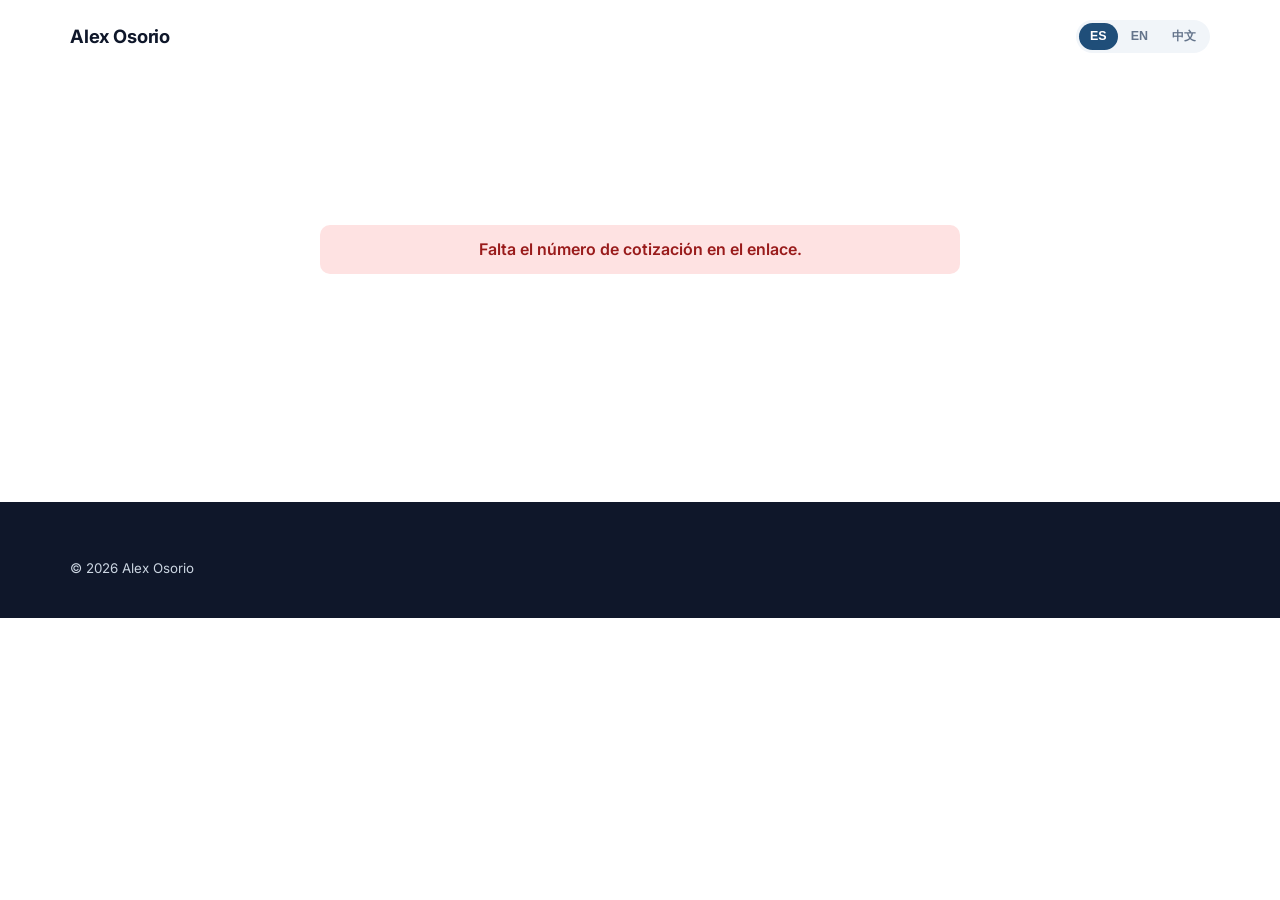
<file: cotizacion.html>
<!DOCTYPE html>
<html lang="es">
<head>
<meta charset="UTF-8">
<meta name="viewport" content="width=device-width, initial-scale=1.0">
<title>Tu cotización</title>
<link href="https://fonts.googleapis.com/css2?family=Inter:wght@400;500;600;700&display=swap" rel="stylesheet">
<link rel="stylesheet" href="css/estilo.css">
</head>
<body>
<header class="cabecera"><div class="contenedor"><a class="logo" href="index.html" id="logo-empresa">—</a>
  <div class="selector-idioma" id="selector-idioma" role="group" aria-label="Idioma / Language / 语言">
    <button type="button" data-idioma="es">ES</button><button type="button" data-idioma="en">EN</button><button type="button" data-idioma="zh">中文</button>
  </div>
</div></header>
<main>
  <section>
    <div class="contenedor" style="max-width:720px">
      <div id="cotizacion" class="cargando"></div>
    </div>
  </section>
</main>
<footer class="pie"><div class="contenedor"><small id="pie-empresa"></small></div></footer>

<script src="js/i18n.js"></script>
<script src="js/config.js"></script>
<script>
(async function () {
  document.getElementById('cotizacion').textContent = I18n.t('cargando_cotizacion');
  document.getElementById('selector-idioma').addEventListener('click', function (ev) {
    var btn = ev.target.closest('[data-idioma]'); if (!btn) { return; }
    I18n.setIdioma(btn.getAttribute('data-idioma')); pintarSelector_(); cargar().catch(manejarError_);
  });
  function pintarSelector_() {
    document.querySelectorAll('#selector-idioma button').forEach(function (b) { b.classList.toggle('activo', b.getAttribute('data-idioma') === I18n.idioma()); });
  }
  pintarSelector_();

  await window.Sitio.iniciar();
  document.getElementById('logo-empresa').textContent = window.Sitio.estado.config.empresa_nombre || '';
  document.getElementById('pie-empresa').textContent = '© ' + new Date().getFullYear() + ' ' + (window.Sitio.estado.config.empresa_nombre || '');

  function esc(s) { var d = document.createElement('div'); d.textContent = s === undefined || s === null ? '' : String(s); return d.innerHTML; }
  var fmt = function (n) { return '$' + Math.round(Number(n)).toLocaleString('es-CL'); };

  var id = new URLSearchParams(location.search).get('id');
  var cont = document.getElementById('cotizacion');
  if (!id) { cont.innerHTML = '<p class="mensaje-estado error">' + I18n.t('falta_id_cotizacion') + '</p>'; return; }

  async function cargar() {
    var c = await window.Sitio.llamarApi('cotizacion.obtener', { id_cotizacion: id });
    var filas = c.items.map(function (l) {
      return '<tr><td>' + esc(l.nombre_item) + (l.plan_item ? ' — ' + esc(l.plan_item) : '') + '</td><td>' + l.cantidad + '</td><td>' + fmt(l.precio_unitario) + '</td></tr>';
    }).join('');
    var puedeResponder = c.estado === 'enviada';
    cont.innerHTML =
      '<div class="seccion-encabezado"><h2>' + esc(I18n.t('cotizacion_titulo', { id: c.id_cotizacion })) + '</h2>' +
      '<p>' + esc(I18n.t('cotizacion_para', { nombre: c.cliente_nombre, estado: c.estado })) + '</p></div>' +
      '<table class="comparativa"><thead><tr><th>' + I18n.t('col_item') + '</th><th>' + I18n.t('col_cantidad') + '</th><th>' + I18n.t('col_precio') + '</th></tr></thead><tbody>' + filas + '</tbody></table>' +
      '<p style="text-align:right; margin-top:16px">' + I18n.t('subtotal') + ': ' + fmt(c.subtotal) + '<br>' + I18n.t('descuento') + ': ' + fmt(c.descuento) +
      '<br>' + I18n.t('iva') + ': ' + fmt(c.impuesto) + '<br><strong style="font-size:1.3rem">' + I18n.t('total_pagar') + ': ' + fmt(c.total) + '</strong></p>' +
      '<p><a href="' + c.url_pdf + '" target="_blank">' + I18n.t('ver_pdf_cotizacion') + '</a></p>' +
      (puedeResponder
        ? '<div class="acciones" style="display:flex; gap:14px; margin-top:20px">' +
          '<button class="btn btn-primario" id="btn-aceptar">' + I18n.t('aceptar_cotizacion') + '</button>' +
          '<button class="btn btn-secundario" id="btn-rechazar">' + I18n.t('rechazar_cotizacion') + '</button></div>'
        : '') +
      '<p id="mensaje-respuesta"></p>';

    if (puedeResponder) {
      document.getElementById('btn-aceptar').addEventListener('click', function () { responder_(true); });
      document.getElementById('btn-rechazar').addEventListener('click', function () { responder_(false); });
    }
  }

  async function responder_(aceptar) {
    var msj = document.getElementById('mensaje-respuesta');
    msj.textContent = I18n.t('enviando_respuesta');
    try {
      await window.Sitio.llamarApi('cotizacion.responder', { id_cotizacion: id, aceptar: aceptar });
      if (aceptar) {
        msj.innerHTML = '<span class="mensaje-estado ok">' + I18n.t('contrato_generando') + '</span>' + await formasDePago_();
      } else {
        msj.innerHTML = '<span class="mensaje-estado">' + I18n.t('cotizacion_rechazada') + '</span>';
      }
      cargar();
    } catch (e) { msj.innerHTML = '<span class="mensaje-estado error">' + e.message + '</span>'; }
  }

  async function formasDePago_() {
    try {
      var m = await window.Sitio.llamarApi('pagos.datos', {});
      var t = m.detalle.transferencia;
      var bloques = [];
      if (t && t.numero) {
        bloques.push('<strong>Transferencia:</strong> ' + esc(t.banco) + ', ' + esc(t.tipo_cuenta) + ' ' + esc(t.numero) + ', RUT ' + esc(t.rut) + ' (' + esc(t.titular) + '). Envía tu comprobante a ' + esc(t.email) + '.');
      }
      if (m.detalle.paypal) { bloques.push('<strong>PayPal:</strong> <a href="https://' + esc(m.detalle.paypal.replace(/^https?:\/\//, '')) + '" target="_blank">' + esc(m.detalle.paypal) + '</a>'); }
      if (m.detalle.mercado_pago) { bloques.push('<strong>Mercado Pago:</strong> te enviaremos el link de pago por correo.'); }
      if (m.detalle.whatsapp) { bloques.push('<strong>WhatsApp:</strong> <a href="https://wa.me/' + esc(m.detalle.whatsapp) + '" target="_blank">coordinar pago</a>'); }
      return bloques.length ? '<div class="campo" style="margin-top:16px"><label>' + I18n.t('como_pagar') + '</label><p>' + bloques.join('<br>') + '</p></div>' : '';
    } catch (e) { return ''; }
  }

  function manejarError_(e) { cont.innerHTML = '<p class="mensaje-estado error">' + I18n.t('no_se_pudo_cargar_cotizacion', { error: e.message }) + '</p>'; }
  try { await cargar(); } catch (e) { manejarError_(e); }
})();
</script>
</body>
</html>
</file>
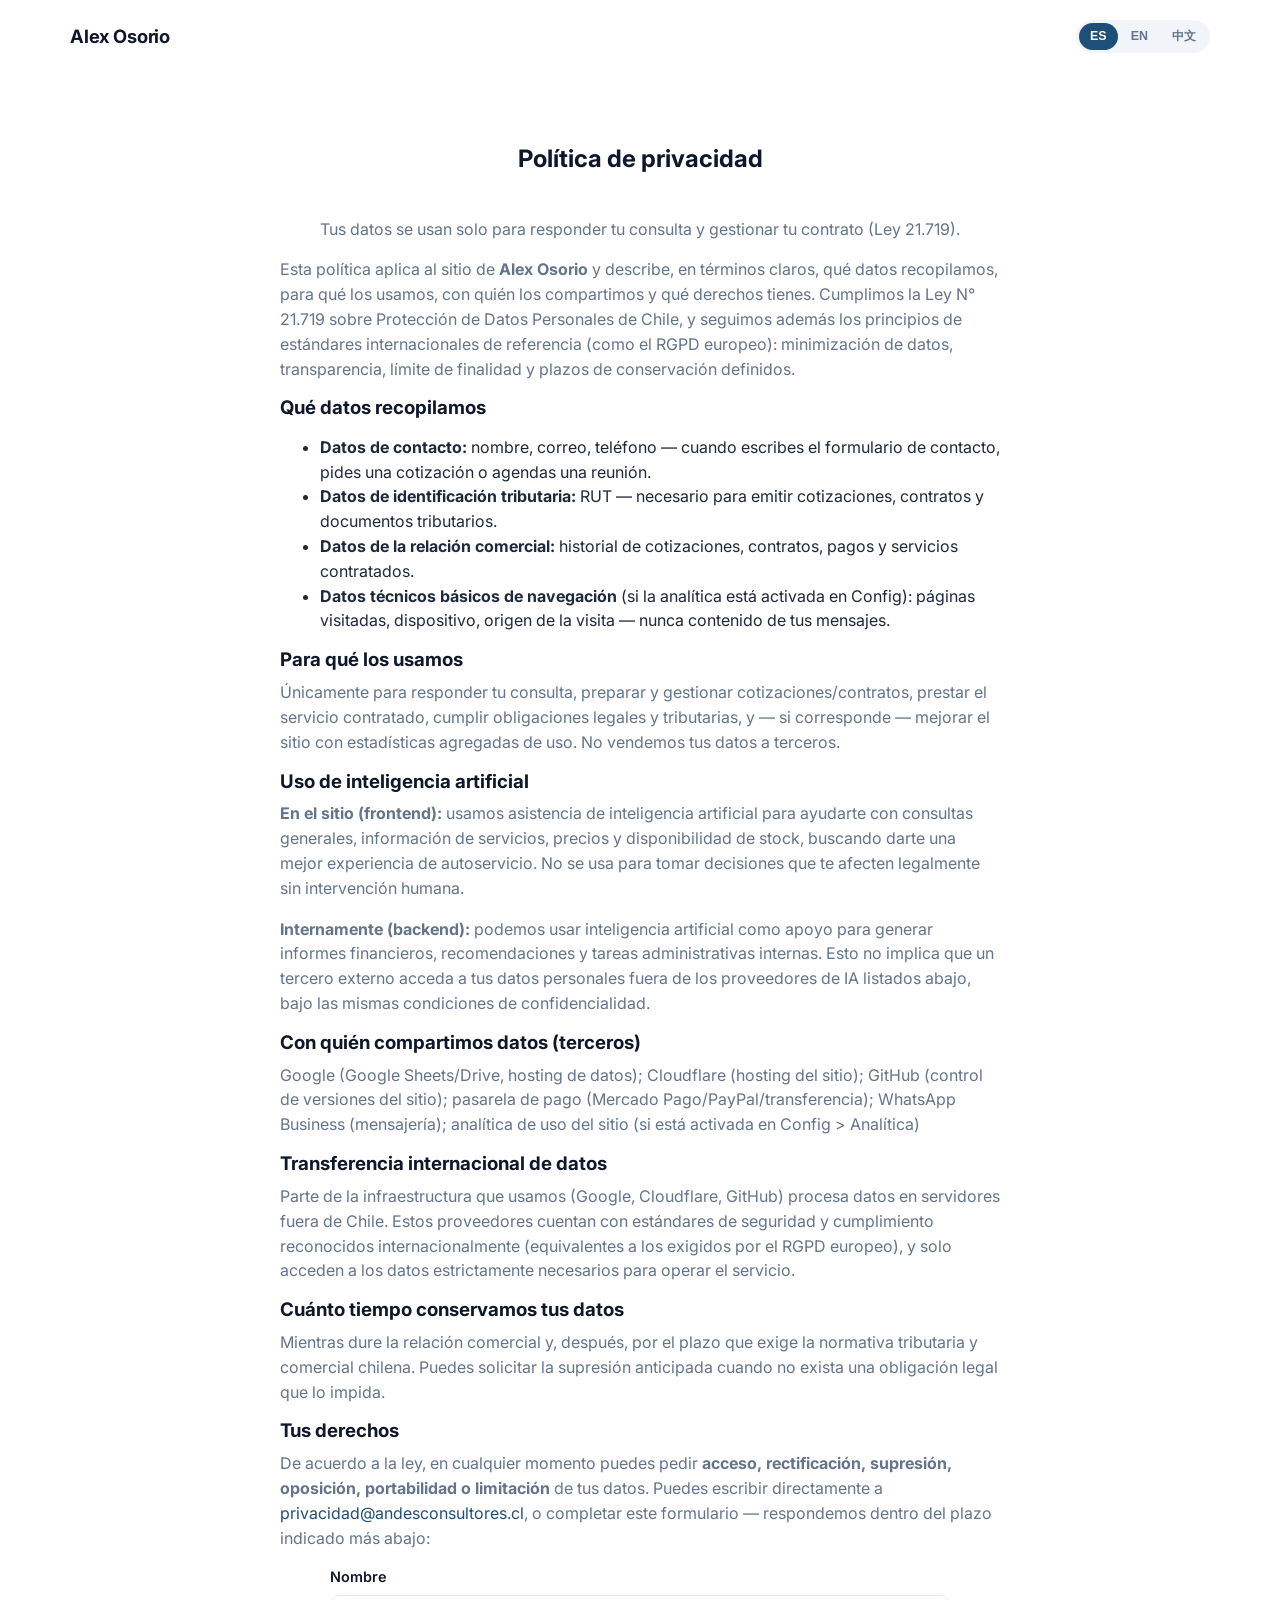
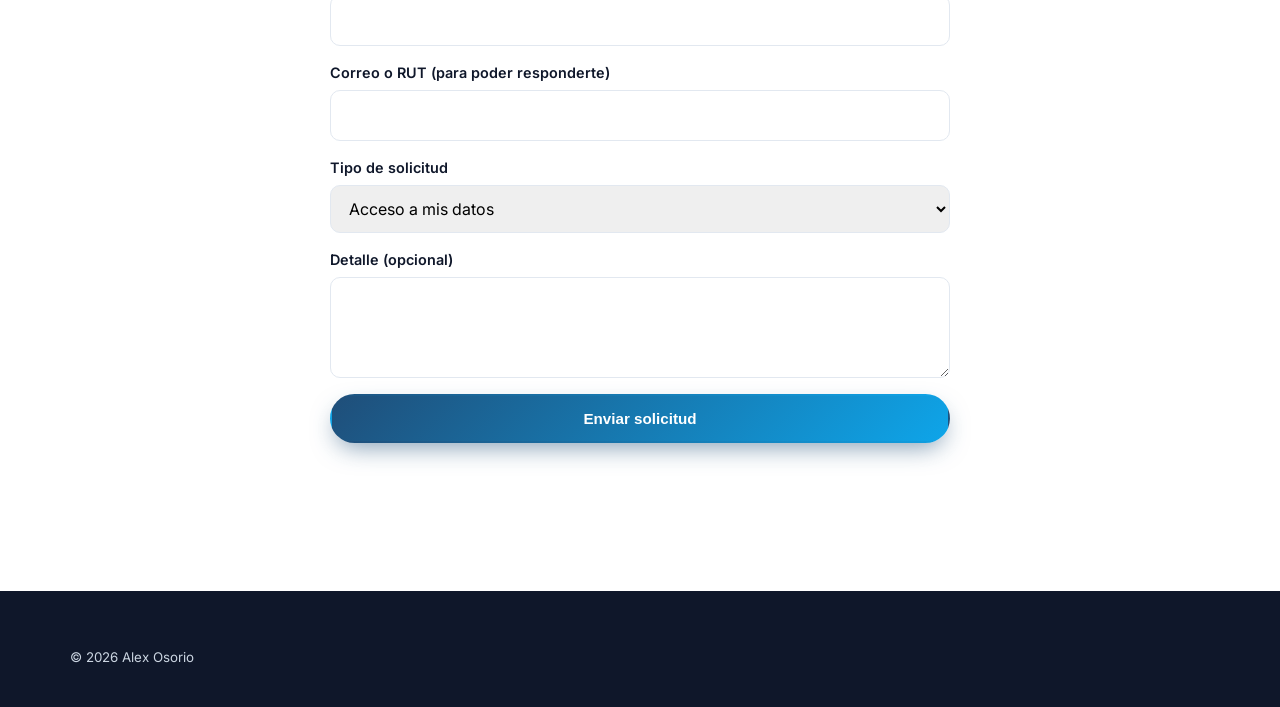
<file: privacidad.html>
<!DOCTYPE html>
<html lang="es">
<head>
<meta charset="UTF-8">
<meta name="viewport" content="width=device-width, initial-scale=1.0">
<title>Política de privacidad</title>
<link href="https://fonts.googleapis.com/css2?family=Inter:wght@400;500;600;700&display=swap" rel="stylesheet">
<link rel="stylesheet" href="css/estilo.css">
</head>
<body>
<header class="cabecera"><div class="contenedor"><a class="logo" href="index.html" id="logo-empresa">—</a>
  <div class="selector-idioma" id="selector-idioma" role="group" aria-label="Idioma / Language / 语言">
    <button type="button" data-idioma="es">ES</button><button type="button" data-idioma="en">EN</button><button type="button" data-idioma="zh">中文</button>
  </div>
</div></header>
<main>
  <section>
    <div class="contenedor" style="max-width:760px">
      <div class="seccion-encabezado"><h2 id="titulo-politica"></h2></div>
      <p id="aviso-corto" style="text-align:center; color:var(--color-texto-suave)"></p>

      <div id="cuerpo-politica"></div>

      <form class="formulario" id="form-arco">
        <div class="campo"><label id="lbl-nombre">Nombre</label><input name="nombre" type="text"></div>
        <div class="campo"><label id="lbl-contacto">Correo o RUT (para poder responderte)</label><input required name="contacto" type="text"></div>
        <div class="campo"><label id="lbl-tipo">Tipo de solicitud</label>
          <select name="tipo" required id="select-tipo">
            <option value="acceso">Acceso a mis datos</option>
            <option value="rectificacion">Rectificación de datos inexactos</option>
            <option value="supresion">Supresión de mis datos</option>
            <option value="oposicion">Oposición a un tratamiento</option>
            <option value="portabilidad">Portabilidad a otro responsable</option>
            <option value="limitacion">Limitación del tratamiento</option>
          </select>
        </div>
        <div class="campo"><label id="lbl-detalle">Detalle (opcional)</label><textarea name="detalle" rows="3"></textarea></div>
        <button class="btn btn-primario" type="submit" id="btn-enviar-arco">Enviar solicitud</button>
        <div id="estado-arco"></div>
      </form>
    </div>
  </section>
</main>
<footer class="pie"><div class="contenedor"><small id="pie-empresa"></small></div></footer>

<script src="js/i18n.js"></script>
<script src="js/config.js"></script>
<script>
(async function () {
  function esc(s) { var d = document.createElement('div'); d.textContent = s === undefined || s === null ? '' : String(s); return d.innerHTML; }

  // ---- Textos legales completos por idioma. Los valores entre {} se completan con datos
  // reales de Config (nombre de la empresa, correo del encargado, terceros configurados) — así
  // el texto siempre refleja lo que hay cargado en la hoja, sin quedar desactualizado. ----
  var TEXTOS = {
    es: {
      titulo: 'Política de privacidad', enviando: 'Enviando…', enviar: 'Enviar solicitud',
      lblNombre: 'Nombre', lblContacto: 'Correo o RUT (para poder responderte)', lblTipo: 'Tipo de solicitud', lblDetalle: 'Detalle (opcional)',
      tipos: { acceso: 'Acceso a mis datos', rectificacion: 'Rectificación de datos inexactos', supresion: 'Supresión de mis datos', oposicion: 'Oposición a un tratamiento', portabilidad: 'Portabilidad a otro responsable', limitacion: 'Limitación del tratamiento' },
      ok: function (id, fecha) { return 'Solicitud ' + id + ' recibida. Te responderemos antes del ' + fecha + '.'; },
      cuerpo: function (v) {
        return (
          '<p>Esta política aplica al sitio de <strong>' + v.empresa + '</strong> y describe, en términos claros, qué datos recopilamos, para qué los usamos, ' +
          'con quién los compartimos y qué derechos tienes. Cumplimos la Ley N° 21.719 sobre Protección de Datos Personales de Chile, y seguimos además ' +
          'los principios de estándares internacionales de referencia (como el RGPD europeo): minimización de datos, transparencia, límite de finalidad y plazos de conservación definidos.</p>' +
          '<h3>Qué datos recopilamos</h3><ul>' +
          '<li><strong>Datos de contacto:</strong> nombre, correo, teléfono — cuando escribes el formulario de contacto, pides una cotización o agendas una reunión.</li>' +
          '<li><strong>Datos de identificación tributaria:</strong> RUT — necesario para emitir cotizaciones, contratos y documentos tributarios.</li>' +
          '<li><strong>Datos de la relación comercial:</strong> historial de cotizaciones, contratos, pagos y servicios contratados.</li>' +
          '<li><strong>Datos técnicos básicos de navegación</strong> (si la analítica está activada en Config): páginas visitadas, dispositivo, origen de la visita — nunca contenido de tus mensajes.</li>' +
          '</ul>' +
          '<h3>Para qué los usamos</h3><p>Únicamente para responder tu consulta, preparar y gestionar cotizaciones/contratos, prestar el servicio contratado, cumplir obligaciones legales y tributarias, y — si corresponde — mejorar el sitio con estadísticas agregadas de uso. No vendemos tus datos a terceros.</p>' +
          '<h3>Uso de inteligencia artificial</h3>' +
          (v.iaFrontend ? '<p><strong>En el sitio (frontend):</strong> usamos asistencia de inteligencia artificial para ayudarte con consultas generales, información de servicios, precios y disponibilidad de stock, buscando darte una mejor experiencia de autoservicio. No se usa para tomar decisiones que te afecten legalmente sin intervención humana.</p>' : '') +
          (v.iaBackend ? '<p><strong>Internamente (backend):</strong> podemos usar inteligencia artificial como apoyo para generar informes financieros, recomendaciones y tareas administrativas internas. Esto no implica que un tercero externo acceda a tus datos personales fuera de los proveedores de IA listados abajo, bajo las mismas condiciones de confidencialidad.</p>' : '') +
          '<h3>Con quién compartimos datos (terceros)</h3><p>' + esc(v.terceros) + '</p>' +
          '<h3>Transferencia internacional de datos</h3><p>Parte de la infraestructura que usamos (Google, Cloudflare, GitHub) procesa datos en servidores fuera de Chile. Estos proveedores cuentan con estándares de seguridad y cumplimiento reconocidos internacionalmente (equivalentes a los exigidos por el RGPD europeo), y solo acceden a los datos estrictamente necesarios para operar el servicio.</p>' +
          '<h3>Cuánto tiempo conservamos tus datos</h3><p>Mientras dure la relación comercial y, después, por el plazo que exige la normativa tributaria y comercial chilena. Puedes solicitar la supresión anticipada cuando no exista una obligación legal que lo impida.</p>' +
          '<h3>Tus derechos</h3><p>De acuerdo a la ley, en cualquier momento puedes pedir <strong>acceso, rectificación, supresión, oposición, portabilidad o limitación</strong> de tus datos. Puedes escribir directamente a <a href="mailto:' + esc(v.email) + '">' + esc(v.email) + '</a>, o completar este formulario — respondemos dentro del plazo indicado más abajo:</p>'
        );
      }
    },
    en: {
      titulo: 'Privacy policy', enviando: 'Sending…', enviar: 'Send request',
      lblNombre: 'Name', lblContacto: 'Email or tax ID (so we can reply)', lblTipo: 'Request type', lblDetalle: 'Details (optional)',
      tipos: { acceso: 'Access my data', rectificacion: 'Correct inaccurate data', supresion: 'Delete my data', oposicion: 'Object to processing', portabilidad: 'Port data to another controller', limitacion: 'Restrict processing' },
      ok: function (id, fecha) { return 'Request ' + id + ' received. We will respond by ' + fecha + '.'; },
      cuerpo: function (v) {
        return (
          '<p>This policy applies to the <strong>' + v.empresa + '</strong> website and explains, in plain terms, what data we collect, what we use it for, ' +
          'who we share it with, and what rights you have. We comply with Chilean Law No. 21.719 on Personal Data Protection, and we also follow the ' +
          'principles of internationally recognized standards (such as the EU GDPR): data minimization, transparency, purpose limitation, and defined retention periods.</p>' +
          '<h3>What data we collect</h3><ul>' +
          '<li><strong>Contact details:</strong> name, email, phone — when you use the contact form, request a quote, or book a meeting.</li>' +
          '<li><strong>Tax identification:</strong> tax ID — needed to issue quotes, contracts and tax documents.</li>' +
          '<li><strong>Business relationship data:</strong> history of quotes, contracts, payments and contracted services.</li>' +
          '<li><strong>Basic technical browsing data</strong> (if analytics is enabled in Config): pages visited, device, referral source — never the content of your messages.</li>' +
          '</ul>' +
          '<h3>What we use it for</h3><p>Only to answer your inquiry, prepare and manage quotes/contracts, deliver the contracted service, meet legal and tax obligations, and — where applicable — improve the site using aggregated usage statistics. We do not sell your data to third parties.</p>' +
          '<h3>Use of artificial intelligence</h3>' +
          (v.iaFrontend ? '<p><strong>On the site (frontend):</strong> we use AI assistance to help with general inquiries, service information, pricing and stock availability, aiming for a better self-service experience. It is not used to make legally significant decisions about you without human involvement.</p>' : '') +
          (v.iaBackend ? '<p><strong>Internally (backend):</strong> we may use AI to help generate financial reports, recommendations, and internal administrative tasks. This does not mean an outside party accesses your personal data beyond the AI providers listed below, under the same confidentiality terms.</p>' : '') +
          '<h3>Who we share data with (third parties)</h3><p>' + esc(v.terceros) + '</p>' +
          '<h3>International data transfers</h3><p>Part of the infrastructure we use (Google, Cloudflare, GitHub) processes data on servers outside Chile. These providers maintain internationally recognized security and compliance standards (equivalent to those required under the EU GDPR), and only access the data strictly necessary to operate the service.</p>' +
          '<h3>How long we keep your data</h3><p>For as long as the business relationship lasts, and afterward for the period required by Chilean tax and commercial regulations. You may request early deletion where no legal obligation prevents it.</p>' +
          '<h3>Your rights</h3><p>Under the law, you may at any time request <strong>access, correction, deletion, objection, portability, or restriction</strong> of your data. You can write directly to <a href="mailto:' + esc(v.email) + '">' + esc(v.email) + '</a>, or fill out this form — we respond within the deadline shown below:</p>'
        );
      }
    },
    zh: {
      titulo: '隐私政策', enviando: '正在发送…', enviar: '提交申请',
      lblNombre: '姓名', lblContacto: '邮箱或税号（以便我们回复您）', lblTipo: '申请类型', lblDetalle: '详情（可选）',
      tipos: { acceso: '访问我的数据', rectificacion: '更正不准确的数据', supresion: '删除我的数据', oposicion: '反对处理', portabilidad: '将数据转移至其他责任方', limitacion: '限制处理' },
      ok: function (id, fecha) { return '申请 ' + id + ' 已收到，我们将在 ' + fecha + ' 前回复您。'; },
      cuerpo: function (v) {
        return (
          '<p>本政策适用于 <strong>' + v.empresa + '</strong> 网站，明确说明我们收集哪些数据、用途、共享对象以及您享有的权利。我们遵守智利第21.719号《个人数据保护法》，' +
          '并遵循国际公认标准（如欧盟GDPR）的原则：数据最小化、透明度、目的限制以及明确的保留期限。</p>' +
          '<h3>我们收集哪些数据</h3><ul>' +
          '<li><strong>联系信息：</strong>姓名、邮箱、电话——当您使用联系表单、申请报价或预约会议时。</li>' +
          '<li><strong>税务识别信息：</strong>税号——用于开具报价单、合同和税务文件。</li>' +
          '<li><strong>业务往来数据：</strong>报价单、合同、付款及已签约服务的历史记录。</li>' +
          '<li><strong>基础浏览技术数据</strong>（如Config中启用了统计分析）：访问页面、设备信息、来源渠道——绝不包括您的留言内容。</li>' +
          '</ul>' +
          '<h3>用途</h3><p>仅用于回复您的咨询、准备和管理报价/合同、提供已签约服务、履行法律和税务义务，以及（如适用）通过汇总使用统计改进网站。我们不会将您的数据出售给第三方。</p>' +
          '<h3>人工智能的使用</h3>' +
          (v.iaFrontend ? '<p><strong>网站端（前端）：</strong>我们使用人工智能协助解答一般咨询、提供服务信息、价格及库存情况，以提升自助服务体验。人工智能不会在无人工介入的情况下对您作出具有法律意义的决定。</p>' : '') +
          (v.iaBackend ? '<p><strong>内部（后端）：</strong>我们可能使用人工智能协助生成财务报告、建议及内部行政事务。这并不意味着下方列出的AI服务提供商之外的第三方能访问您的个人数据，且均在同等保密条款下进行。</p>' : '') +
          '<h3>数据共享对象（第三方）</h3><p>' + esc(v.terceros) + '</p>' +
          '<h3>数据跨境传输</h3><p>我们使用的部分基础设施（Google、Cloudflare、GitHub）在智利境外的服务器上处理数据。这些服务商均具备国际公认的安全与合规标准（相当于欧盟GDPR的要求），且仅访问运营服务所必需的数据。</p>' +
          '<h3>数据保留期限</h3><p>在业务关系存续期间，以及此后按智利税务和商业法规要求的期限保留。在无法律义务限制的情况下，您可以申请提前删除。</p>' +
          '<h3>您的权利</h3><p>根据法律规定，您可以随时申请<strong>访问、更正、删除、反对处理、数据可携带或限制处理</strong>您的数据。您可以直接致信 <a href="mailto:' + esc(v.email) + '">' + esc(v.email) + '</a>，或填写以下表单——我们将在下方注明的期限内回复：</p>'
        );
      }
    }
  };

  await window.Sitio.iniciar();
  var c = window.Sitio.estado.config;
  document.getElementById('logo-empresa').textContent = c.empresa_nombre || '';
  document.getElementById('pie-empresa').textContent = '© ' + new Date().getFullYear() + ' ' + (c.empresa_nombre || '');

  var valores = {
    empresa: c.empresa_nombre || '', email: c.privacidad_encargado_email || c.empresa_correo || '',
    terceros: c.privacidad_terceros || '', iaFrontend: c.privacidad_usa_ia_frontend !== false && c.privacidad_usa_ia_frontend !== 'FALSE',
    iaBackend: c.privacidad_usa_ia_backend !== false && c.privacidad_usa_ia_backend !== 'FALSE'
  };

  function pintar_() {
    var t = TEXTOS[I18n.idioma()] || TEXTOS.es;
    document.documentElement.setAttribute('lang', I18n.idioma());
    document.getElementById('titulo-politica').textContent = t.titulo;
    document.getElementById('aviso-corto').textContent = c.privacidad_aviso_corto || '';
    document.getElementById('cuerpo-politica').innerHTML = t.cuerpo(valores);
    document.getElementById('lbl-nombre').textContent = t.lblNombre;
    document.getElementById('lbl-contacto').textContent = t.lblContacto;
    document.getElementById('lbl-tipo').textContent = t.lblTipo;
    document.getElementById('lbl-detalle').textContent = t.lblDetalle;
    document.getElementById('btn-enviar-arco').textContent = t.enviar;
    var select = document.getElementById('select-tipo');
    Array.prototype.forEach.call(select.options, function (opt) { opt.textContent = t.tipos[opt.value] || opt.value; });
    document.querySelectorAll('#selector-idioma button').forEach(function (b) { b.classList.toggle('activo', b.getAttribute('data-idioma') === I18n.idioma()); });
  }
  document.getElementById('selector-idioma').addEventListener('click', function (ev) {
    var btn = ev.target.closest('[data-idioma]'); if (!btn) { return; }
    I18n.setIdioma(btn.getAttribute('data-idioma')); pintar_();
  });
  pintar_();

  document.getElementById('form-arco').addEventListener('submit', async function (ev) {
    ev.preventDefault();
    var t = TEXTOS[I18n.idioma()] || TEXTOS.es;
    var fd = new FormData(ev.target);
    var contacto = fd.get('contacto').trim();
    var esRut = /^\d{7,8}-[\dkK]$/.test(contacto);
    var estadoDiv = document.getElementById('estado-arco');
    estadoDiv.innerHTML = '<p class="mensaje-estado">' + t.enviando + '</p>';
    try {
      var datos = await window.Sitio.llamarApi('privacidad.solicitar', {
        nombre: fd.get('nombre'), email: esRut ? '' : contacto, id_cliente: esRut ? contacto : '',
        tipo: fd.get('tipo'), detalle: fd.get('detalle')
      });
      estadoDiv.innerHTML = '<p class="mensaje-estado ok">' + esc(t.ok(datos.id_solicitud, new Date(datos.plazo).toLocaleDateString(I18n.idioma() === 'zh' ? 'zh-CN' : (I18n.idioma() === 'en' ? 'en-US' : 'es-CL')))) + '</p>';
      ev.target.reset();
    } catch (e) { estadoDiv.innerHTML = '<p class="mensaje-estado error">' + esc(e.message) + '</p>'; }
  });
})();
</script>
</body>
</html>
</file>
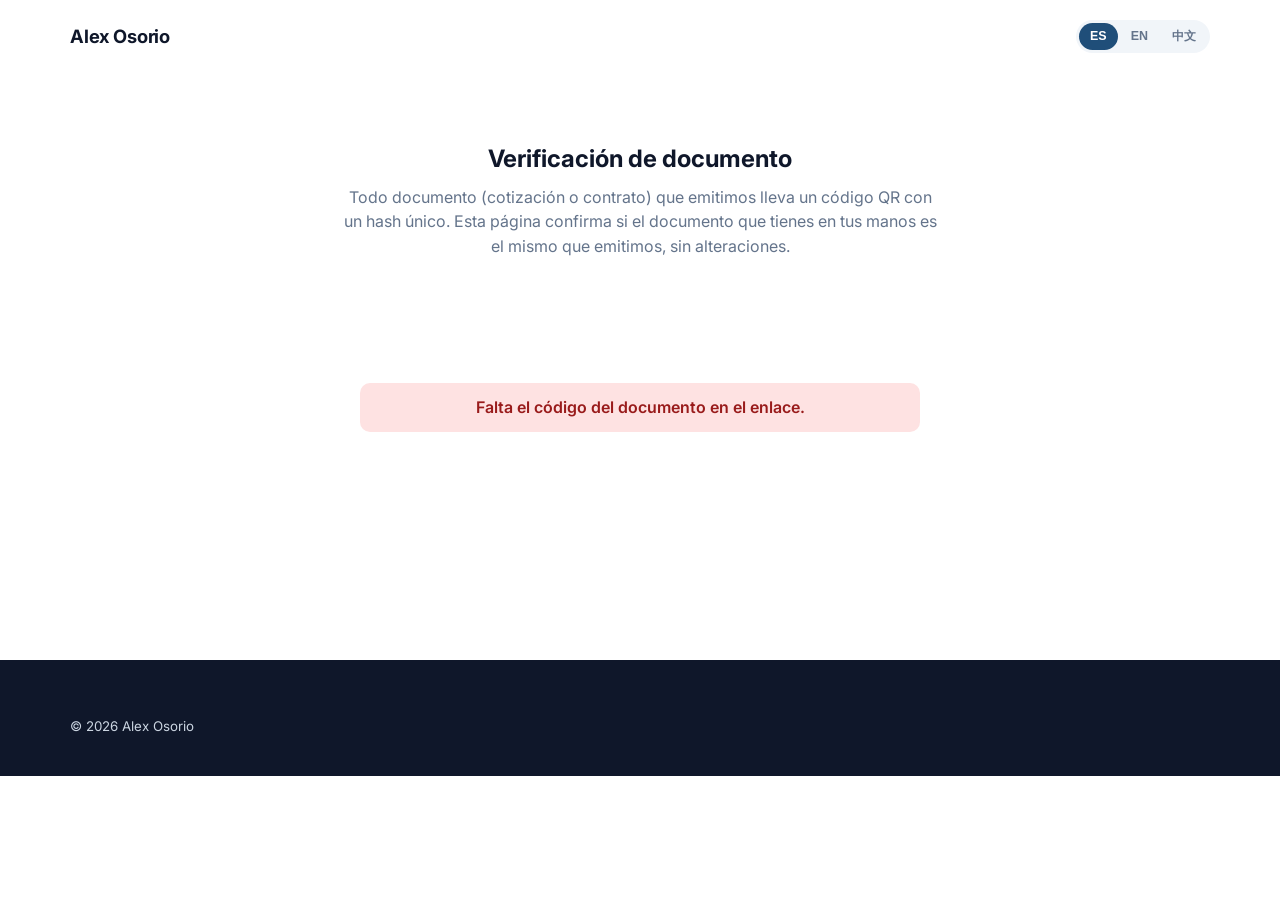
<file: verificacion.html>
<!DOCTYPE html>
<html lang="es">
<head>
<meta charset="UTF-8">
<meta name="viewport" content="width=device-width, initial-scale=1.0">
<title>Verificación de documento</title>
<link href="https://fonts.googleapis.com/css2?family=Inter:wght@400;500;600;700&display=swap" rel="stylesheet">
<link rel="stylesheet" href="css/estilo.css">
</head>
<body>
<header class="cabecera"><div class="contenedor"><a class="logo" href="index.html" id="logo-empresa">—</a>
  <div class="selector-idioma" id="selector-idioma" role="group" aria-label="Idioma / Language / 语言">
    <button type="button" data-idioma="es">ES</button><button type="button" data-idioma="en">EN</button><button type="button" data-idioma="zh">中文</button>
  </div>
</div></header>
<main>
  <section>
    <div class="contenedor" style="max-width:640px">
      <div class="seccion-encabezado"><h2 id="titulo-verificacion"></h2>
        <p id="intro-verificacion"></p>
      </div>
      <div id="resultado" class="cargando"></div>
    </div>
  </section>
</main>
<footer class="pie"><div class="contenedor"><small id="pie-empresa"></small></div></footer>

<script src="js/i18n.js"></script>
<script src="js/config.js"></script>
<script>
(async function () {
  function pintarTextosFijos_() {
    document.getElementById('titulo-verificacion').textContent = I18n.t('verificacion_titulo');
    document.getElementById('intro-verificacion').textContent = I18n.t('verificacion_intro');
    document.getElementById('resultado').textContent = I18n.t('verificando_documento');
    document.querySelectorAll('#selector-idioma button').forEach(function (b) { b.classList.toggle('activo', b.getAttribute('data-idioma') === I18n.idioma()); });
  }
  document.getElementById('selector-idioma').addEventListener('click', function (ev) {
    var btn = ev.target.closest('[data-idioma]'); if (!btn) { return; }
    I18n.setIdioma(btn.getAttribute('data-idioma')); pintarTextosFijos_(); verificar_();
  });
  pintarTextosFijos_();

  await window.Sitio.iniciar();
  document.getElementById('logo-empresa').textContent = window.Sitio.estado.config.empresa_nombre || '';
  document.getElementById('pie-empresa').textContent = '© ' + new Date().getFullYear() + ' ' + (window.Sitio.estado.config.empresa_nombre || '');

  var params = new URLSearchParams(location.search);
  var hash = params.get('hash');
  var resultado = document.getElementById('resultado');
  if (!hash) { resultado.innerHTML = '<p class="mensaje-estado error">' + I18n.t('falta_codigo_documento') + '</p>'; return; }

  async function verificar_() {
    try {
      var datos = await window.Sitio.llamarApi('firma.verificar', { hash: hash });
      if (datos.valido) {
        resultado.innerHTML =
          '<p class="mensaje-estado ok">' + I18n.t('documento_valido_sin_alterar') + '</p>' +
          '<p><strong>' + I18n.t('tipo_documento') + ':</strong> ' + datos.tipo_documento + '<br>' +
          '<strong>' + I18n.t('numero_documento') + ':</strong> ' + datos.id_documento + '<br>' +
          '<strong>' + I18n.t('fecha_documento') + ':</strong> ' + new Date(datos.fecha).toLocaleDateString('es-CL') + '</p>' +
          '<p style="color:var(--color-texto-suave); font-size:.85rem">' + I18n.t('nota_firma') + '</p>';
      } else {
        resultado.innerHTML = '<p class="mensaje-estado error">' + I18n.t('documento_invalido_revocado') + '</p>';
      }
    } catch (e) {
      resultado.innerHTML = '<p class="mensaje-estado error">' + I18n.t('no_se_pudo_verificar', { error: e.message }) + '</p>';
    }
  }
  await verificar_();
})();
</script>
</body>
</html>
</file>
<file: css/estilo.css>
/* ============================================================================
 * estilo.css — Sistema visual base, 100% dirigido por variables CSS.
 * config.js escribe --color-primario, --color-secundario, etc. leyéndolos de
 * data/config.json, así el administrador cambia la marca desde el Sheet sin
 * tocar este archivo.
 * ========================================================================== */

:root {
  --color-primario: #1d4ed8;
  --color-secundario: #0f172a;
  --color-acento: #f59e0b;
  --color-terciario: #0ea5e9;
  --color-fondo: #ffffff;
  --color-texto: #1e293b;
  --color-texto-suave: #64748b;
  --color-borde: #e2e8f0;
  --radio: 14px;
  --sombra: 0 8px 30px rgba(15, 23, 42, 0.08);
  --sombra-fuerte: 0 20px 50px rgba(15, 23, 42, 0.16);
  --degradado-marca: linear-gradient(135deg, var(--color-primario), var(--color-terciario));
  --transicion: .25s cubic-bezier(.4, 0, .2, 1);
  /* config.js sobreescribe estas dos con Config.tipografia_titulos/tipografia_texto */
  --fuente-titulos: 'Inter', system-ui, -apple-system, Segoe UI, Roboto, sans-serif;
  --fuente-texto: 'Inter', system-ui, -apple-system, Segoe UI, Roboto, sans-serif;
  --escala-texto: 1;
  --ancho-maximo: 1180px;
}

/* tema_default = "dark" fija el sitio en oscuro; "auto" (por defecto) sigue al sistema
 * del visitante vía prefers-color-scheme; config.js agrega data-theme cuando corresponde. */
:root[data-theme="dark"], :root[data-theme="auto"] {
  --color-fondo-oscuro: #0b1220; --color-texto-oscuro: #e2e8f0; --color-borde-oscuro: #1e293b;
}
/* --color-texto-cabecera es el color del logo/menú, SIEMPRE calculado junto con el fondo de
 * la cabecera (nunca por separado) — así el texto del header nunca queda oscuro sobre oscuro
 * ni claro sobre claro, sea cual sea el tema. */
:root { --color-texto-cabecera: var(--color-secundario); }
:root[data-theme="dark"] {
  --color-fondo: var(--color-fondo-oscuro); --color-texto: var(--color-texto-oscuro); --color-borde: var(--color-borde-oscuro);
  --color-texto-cabecera: #f1f5f9;
}
/* "auto" (por defecto) solo debe oscurecerse cuando el SISTEMA del visitante está en oscuro —
 * antes esta regla no estaba dentro de la media query y la cabecera quedaba oscura siempre,
 * incluso con el resto del sitio en claro (texto oscuro sobre fondo oscuro = ilegible). */
@media (prefers-color-scheme: dark) {
  :root[data-theme="auto"] {
    --color-fondo: var(--color-fondo-oscuro); --color-texto: var(--color-texto-oscuro); --color-borde: var(--color-borde-oscuro);
    --color-texto-cabecera: #f1f5f9;
  }
}

* { box-sizing: border-box; }
html { scroll-behavior: smooth; font-size: calc(16px * var(--escala-texto)); }
body {
  margin: 0; font-family: var(--fuente-texto); color: var(--color-texto); background: var(--color-fondo);
  line-height: 1.55; -webkit-font-smoothing: antialiased;
}
img { max-width: 100%; display: block; }
a { color: var(--color-primario); text-decoration: none; }
h1, h2, h3 { line-height: 1.15; margin: 0 0 .5em; color: var(--color-secundario); font-family: var(--fuente-titulos); }
.insignia { display: inline-block; background: var(--color-terciario); color: #fff; font-size: .75rem; font-weight: 700; padding: 3px 10px; border-radius: 999px; }
.mensaje-mantenimiento { min-height: 70vh; display: flex; align-items: center; justify-content: center; text-align: center; padding: 40px 20px; }
p { margin: 0 0 1em; color: var(--color-texto-suave); }
.contenedor { max-width: var(--ancho-maximo); margin: 0 auto; padding: 0 20px; }
.oculto { display: none !important; }

/* ---- Cabecera / menú ---- */
.cabecera {
  position: sticky; top: 0; z-index: 50; background: rgba(255,255,255,.86); backdrop-filter: blur(10px);
  border-bottom: 1px solid transparent; transition: box-shadow var(--transicion), border-color var(--transicion);
}
:root[data-theme="dark"] .cabecera { background: rgba(11,18,32,.78); }
@media (prefers-color-scheme: dark) { :root[data-theme="auto"] .cabecera { background: rgba(11,18,32,.78); } }
.cabecera.con-sombra { box-shadow: 0 6px 24px rgba(15,23,42,.08); border-bottom-color: var(--color-borde); }

/* ---- Página Herramientas (calculadoras) ---- */
.grid-calculadoras { display: grid; grid-template-columns: repeat(auto-fit, minmax(320px, 1fr)); gap: 24px; }
.calculadora { background: color-mix(in srgb, var(--color-primario) 4%, var(--color-fondo)); border: 1px solid var(--color-borde); border-radius: var(--radio); padding: 24px; }
.calculadora h3 { margin-bottom: 4px; }
.form-calculadora .fila-campos { display: flex; flex-direction: column; gap: 14px; margin: 16px 0; }
.form-calculadora label { display: flex; flex-direction: column; gap: 6px; font-size: .88rem; font-weight: 500; color: var(--color-texto); }
.form-calculadora input, .form-calculadora select {
  padding: 10px 12px; border-radius: 8px; border: 1px solid var(--color-borde); background: var(--color-fondo); color: var(--color-texto); font-size: .95rem;
}
.form-calculadora input:focus, .form-calculadora select:focus { outline: 2px solid var(--color-primario); outline-offset: 1px; }
.tabla-resultado-calculadora { width: 100%; border-collapse: collapse; margin-top: 18px; font-size: .9rem; }
.tabla-resultado-calculadora th { text-align: left; font-weight: 500; color: var(--color-texto-suave); padding: 6px 10px 6px 0; }
.tabla-resultado-calculadora td { text-align: right; padding: 6px 0; font-weight: 600; }
.tabla-resultado-calculadora tr:last-child td, .tabla-resultado-calculadora tr:last-child th { border-top: 1px solid var(--color-borde); padding-top: 10px; font-size: 1.05em; }

/* ---- Barra de indicadores financieros (mostrar/ocultar: Config.mostrar_barra_indicadores) ----
 * Carrusel de UNA sola fila, estilo ticker bancario (Santander/bolsa): nunca debe partirse en
 * varias líneas, pase lo que pase (pantalla angosta, "reducir movimiento" del sistema operativo,
 * pestaña en segundo plano). La regla "prefers-reduced-motion" ANTES ponía "white-space: normal"
 * acá, lo que rompía la fila en varias líneas apenas el sistema operativo del visitante tenía
 * activado "reducir movimiento" (una preferencia de accesibilidad más común de lo que parece) —
 * ese era el origen real de las "5 filas" reportadas, no un problema de caché ni de despliegue.
 * Ahora, con movimiento reducido, se apaga la animación pero se mantiene una sola fila con
 * scroll horizontal manual (el visitante puede arrastrar/deslizar) — nunca se envuelve en filas. */
.barra-indicadores {
  overflow: hidden; white-space: nowrap; background: var(--color-secundario); border-bottom: 1px solid var(--color-borde);
  position: relative;
}
/* Solo debe verse en Inicio/Home (pedido explícito) — index.html decide la ruta y agrega/quita
   esta clase; separada de ".oculto" (que ya usa pintarBarraIndicadores_ para "sin datos o
   deshabilitada desde Config") para que ninguna de las dos razones pise a la otra. */
.barra-indicadores.oculto-ruta { display: none; }
.barra-indicadores .pista-indicadores {
  display: inline-block; padding-left: 100%; animation: deslizar-indicadores 55s linear infinite; will-change: transform;
}
/* Antes también se pausaba con ":hover" — en escritorio, apenas el mouse pasaba por encima
   (algo casi inevitable, la barra ocupa todo el ancho justo bajo el hero) el carrusel se
   quedaba quieto y se veía como si "no fuera automático" comparado con el celular (que no tiene
   hover). Se quitó esa regla: ahora se desliza sola siempre, en cualquier dispositivo, y solo se
   pausa por los dos motivos explícitos de abajo (pestaña en segundo plano, o mientras se toca la
   pantalla para leerla con el dedo). */
.barra-indicadores.pausado .pista-indicadores { animation-play-state: paused; }
.item-indicador {
  display: inline-block; position: relative; padding: 8px 22px; font-size: .82rem; color: #e2e8f0; font-variant-numeric: tabular-nums;
}
.item-indicador + .item-indicador::before {
  content: ''; position: absolute; left: 0; top: 50%; transform: translateY(-50%); width: 1px; height: 12px; background: rgba(226,232,240,.25);
}
.item-indicador strong { color: #fff; margin-right: 6px; }
.item-indicador .sube { color: #4ade80; margin-left: 6px; }
.item-indicador .baja { color: #f87171; margin-left: 6px; }
@keyframes deslizar-indicadores { 0% { transform: translateX(0); } 100% { transform: translateX(-50%); } }
/* CAUSA REAL encontrada del "no es automática en escritorio": esta regla apagaba la animación
   por completo cuando el sistema operativo/navegador tiene activada la preferencia de
   accesibilidad "reducir movimiento" — algo mucho más común de lo que parece en computadores de
   escritorio (viene activada por defecto en bastantes configuraciones corporativas/Windows),
   mientras que casi ningún celular la trae activada por defecto — por eso en el mismo sitio se
   veía "fija" en el computador y "automática" en el teléfono, sin que fuera un problema de caché
   ni de despliegue. Por pedido explícito del negocio, la barra debe deslizarse sola siempre, en
   cualquier dispositivo, así que esta regla se quitó a propósito (la barra sigue sin parpadeos ni
   movimiento brusco — es un desplazamiento lento y continuo, no el tipo de animación que esa
   preferencia busca evitar). Los otros dos motivos de pausa (pestaña en segundo plano, dedo sobre
   la pantalla) se mantienen igual, más abajo. */
.cabecera .contenedor { display: flex; align-items: center; justify-content: space-between; height: 72px; }
.cabecera .logo { display: flex; align-items: center; gap: 10px; font-weight: 700; font-size: 1.15rem; color: var(--color-texto-cabecera); letter-spacing: -.01em; }
.cabecera .logo img { height: 36px; width: auto; border-radius: 8px; }
.menu-principal { display: flex; gap: 30px; list-style: none; margin: 0; padding: 0; }
.menu-principal a { position: relative; color: var(--color-texto-cabecera); font-weight: 500; padding: 4px 0; }
.menu-principal a::after {
  content: ''; position: absolute; left: 0; right: 100%; bottom: -2px; height: 2px; background: var(--degradado-marca);
  border-radius: 2px; transition: right var(--transicion);
}
.menu-principal a:hover { color: var(--color-primario); }
.menu-principal a:hover::after { right: 0; }
/* Ítem activo: el visitante siempre sabe dónde está parado dentro del menú, incluso en una
 * sub-página de servicio/plan (el ítem padre de nivel 1 también se marca, ver
 * marcarEnlaceActivoMenu_ en index.html). */
.menu-principal a.activo { color: var(--color-primario); font-weight: 700; }
.menu-principal a.activo::after { right: 0; background: var(--degradado-marca); }
.menu-principal .submenu a.activo { background: color-mix(in srgb, var(--color-primario) 10%, transparent); }
/* El CTA "Cotizar ahora" es un botón relleno, no un link de texto — si su ruta coincide con la
 * activa (estás en Servicios), debe seguir viéndose como botón, nunca con texto invisible del
 * mismo color que su propio fondo. */
.item-cta-menu a { color: #fff; }
.item-cta-menu a::after { display: none; }
#cta-cabecera::after { display: none; }
.btn-menu-movil { display: none; background: none; border: none; font-size: 1.6rem; cursor: pointer; color: var(--color-texto-cabecera); }

/* ---- Migas de pan: orientación en cualquier página que no sea el inicio (clave con páginas
 * encadenadas Servicios > Contabilidad Digital > Plan Pymes). Franja delgada, siempre arriba del
 * todo del contenido (antes del hero si la página tiene uno). ---- */
.migas-pan { padding: 14px 0; font-size: .84rem; }
.migas-pan .contenedor { display: flex; flex-wrap: wrap; align-items: center; gap: 6px; }
.migas-pan a { color: var(--color-texto-suave); text-decoration: none; }
.migas-pan a:hover { color: var(--color-primario); text-decoration: underline; }
.migas-pan span[aria-current] { color: var(--color-texto); font-weight: 600; }
.migas-pan .migas-separador { color: var(--color-borde); }
@media (max-width: 600px) { .migas-pan { font-size: .78rem; } .migas-pan .contenedor { flex-wrap: nowrap; overflow-x: auto; -webkit-overflow-scrolling: touch; } }

/* ---- Mega-menú anidado (Menu.padre>Menu, cualquier profundidad — ver js/render.js → renderMenu) ----
 * Escritorio: el submenú se abre al pasar el mouse por el <li>, o si quedó "abierta" por un toque
 * (móvil/touch, ver el botón ▾ más abajo) — ambos casos usan la misma regla de visibilidad.
 * Cada <li> puede traer hasta 3 hijos directos: el link, su botón ▾ (si tiene hijos) y su propio
 * <ul class="submenu"> (si tiene hijos) — los tres viven en el MISMO <li> (ver nivel_() en
 * render.js), a cualquier profundidad (ej. "Contabilidad Digital" trae su link + su ▾ + su propio
 * submenú con los 3 planes, todo dentro del <li> que a su vez es un ítem DEL submenú de
 * "Servicios"). "flex-wrap: wrap" + el submenú forzado a "flex-basis: 100%" es lo que logra que
 * el link y su flecha compartan la primera línea y el submenú caiga siempre a una línea propia,
 * a cualquier nivel de anidamiento — antes el link era "display:block" (ocupaba TODO el ancho) y
 * su flecha quedaba empujada, sola, a la línea de abajo: eso es lo que se veía roto/desordenado. */
.menu-principal li { position: relative; display: flex; flex-wrap: wrap; align-items: center; }
.menu-principal li > a { flex: 1 1 auto; min-width: 0; }
.menu-principal .abrir-submenu {
  background: none; border: none; margin-left: 4px; padding: 2px 4px; cursor: pointer; font-size: .7rem;
  color: inherit; opacity: .75; transition: transform var(--transicion); flex-shrink: 0;
}
.menu-principal li.abierta > .abrir-submenu { transform: rotate(180deg); }
.menu-principal li > .submenu { flex-basis: 100%; }
.menu-principal .submenu {
  position: absolute; top: calc(100% + 14px); left: 0; min-width: 240px; list-style: none;
  background: var(--color-fondo); border: 1px solid var(--color-borde); border-radius: 12px;
  box-shadow: var(--sombra-fuerte); padding: 10px; margin: 0; z-index: 40;
  opacity: 0; visibility: hidden; transform: translateY(6px); transition: opacity .2s ease, transform .2s ease, visibility .2s;
}
.menu-principal li.tiene-submenu:hover > .submenu,
.menu-principal li.tiene-submenu.abierta > .submenu { opacity: 1; visibility: visible; transform: translateY(0); }
.menu-principal .submenu a {
  display: block; padding: 10px 14px; border-radius: 8px; color: var(--color-texto); font-weight: 500; white-space: nowrap;
}
.menu-principal .submenu a::after { display: none; }
.menu-principal .submenu a:hover { background: color-mix(in srgb, var(--color-primario) 8%, transparent); color: var(--color-primario); }
/* Nivel 2 (ej. "Plan Emprendedores" dentro de "Contabilidad Digital"): se despliega a un
 * costado, como cualquier flyout de dos niveles — nunca tapa a su propio padre. */
.menu-principal .submenu .submenu-nivel2 { top: -10px; left: calc(100% + 8px); }
@media (max-width: 860px) {
  .menu-principal .submenu {
    position: static; box-shadow: none; border: none; border-left: 2px solid var(--color-borde);
    border-radius: 0; margin: 0 0 0 14px; padding: 0; max-height: 0; overflow: hidden;
    opacity: 1; visibility: visible; transform: none; transition: max-height .3s ease, margin .3s ease;
  }
  /* Cerrado, el submenú no debe dejar NINGÚN hueco (ni siquiera su propio margen) — el espacio
   * en blanco entre "Servicios" y el siguiente ítem del menú venía de acá: el margen quedaba
   * aplicado aunque max-height fuera 0. Solo aparece margen cuando está realmente abierto. */
  .menu-principal li.tiene-submenu.abierta > .submenu { max-height: 600px; margin: 4px 0 4px 14px; }
  .menu-principal .submenu-nivel2 { left: 0; }
}

/* ---- Selector de idioma (ES/EN/中文) — traducción manual vía columnas _en/_zh en el Sheet ---- */
.selector-idioma { display: flex; gap: 2px; background: var(--color-fondo-alterno, #f1f5f9); border-radius: 999px; padding: 3px; }
.selector-idioma button {
  border: none; background: transparent; padding: 5px 11px; font-size: .78rem; font-weight: 600;
  border-radius: 999px; cursor: pointer; color: var(--color-texto-suave); transition: var(--transicion);
}
.selector-idioma button:hover { color: var(--color-primario); }
.selector-idioma button.activo { background: var(--color-primario); color: #fff; }

/* CTA fijo de la cabecera: visible siempre en escritorio (cabecera "sticky"); en móvil se
 * oculta acá y reaparece como primer ítem del menú desplegable (.item-cta-menu más abajo),
 * para no competir por espacio con el logo/idioma/hamburguesa en una pantalla angosta.
 * A propósito discreto (contorno, no relleno sólido; texto pequeño) — la primera versión usaba
 * el botón "btn-primario" grande de degradado y quedó demasiado dominante en la cabecera.
 * Selector por id a propósito: ".btn { padding: 14px 28px }" vive más abajo en este archivo sin
 * media query, y con la misma especificidad de clase le gana a ".btn-cta-cabecera" por venir
 * después en la cascada (mismo problema que ya pasó con "display:none" en móvil, ver más abajo). */
#cta-cabecera {
  padding: 7px 16px; font-size: .8rem; white-space: nowrap; background: none;
  border: 1.5px solid var(--color-primario); color: var(--color-primario); box-shadow: none;
}
#cta-cabecera:hover { background: var(--color-primario); color: #fff; }
#cta-cabecera::before { display: none; }
/* ".menu-principal li" (más abajo, sin media query) ya fija "display:flex" a TODOS los <li> del
 * menú con especificidad clase+tipo — para ganarle en escritorio hace falta la misma composición
 * ".menu-principal li.item-cta-menu", no solo ".item-cta-menu" a secas. */
.menu-principal li.item-cta-menu { display: none; }

@media (max-width: 860px) {
  /* Selector por id (más específico que ".btn") a propósito: la regla general ".btn {
   * display: inline-flex }" vive más abajo en este archivo, fuera de cualquier media query, así
   * que con la misma especificidad de clase ganaba ELLA por venir después en el orden de cascada
   * — el CTA se seguía mostrando en móvil y desbordaba la fila del logo/idioma/hamburguesa. */
  #cta-cabecera { display: none; }
  .btn-menu-movil { display: block; }
  .menu-principal {
    display: none; position: absolute; top: 72px; left: 0; right: 0; background: #fff;
    flex-direction: column; padding: 16px 20px; border-bottom: 1px solid var(--color-borde); gap: 14px;
    max-height: calc(100vh - 72px); overflow-y: auto;
  }
  /* El desplegable móvil siempre tiene fondo claro (arriba), así que su texto es siempre
   * oscuro — independiente de --color-texto-cabecera, que sigue el fondo (variable) de la
   * cabecera cuando el menú está cerrado. */
  .menu-principal a { color: var(--color-secundario); }
  .menu-principal.abierto { display: flex; }
  .menu-principal li.item-cta-menu { display: block; order: -1; margin-bottom: 4px; }
  .item-cta-menu .btn { color: #fff; }
}

/* ---- Botones ---- */
.btn {
  position: relative; display: inline-flex; align-items: center; justify-content: center; gap: 8px;
  padding: 14px 28px; border-radius: 999px; font-weight: 600; font-size: .95rem;
  border: 2px solid transparent; cursor: pointer; overflow: hidden; isolation: isolate;
  transition: transform var(--transicion), box-shadow var(--transicion);
}
.btn:hover { transform: translateY(-2px); }
.btn:active { transform: translateY(0); }
/* brillo diagonal que cruza el botón al pasar el mouse, en CSS puro (sin imágenes) */
.btn::before {
  content: ''; position: absolute; inset: 0; z-index: -1; opacity: 0;
  background: linear-gradient(115deg, transparent 30%, rgba(255,255,255,.35) 50%, transparent 70%);
  background-size: 220% 100%; background-position: 120% 0; transition: opacity .2s ease;
}
.btn:hover::before { opacity: 1; animation: brillo-btn .9s ease forwards; }
@keyframes brillo-btn { from { background-position: 120% 0; } to { background-position: -20% 0; } }
.btn-primario { background: var(--degradado-marca); color: #fff; box-shadow: 0 10px 24px -6px color-mix(in srgb, var(--color-primario) 55%, transparent); }
.btn-secundario { background: transparent; border-color: var(--color-secundario); color: var(--color-secundario); }
.btn-secundario:hover { background: var(--color-secundario); color: #fff; }
.btn-acento { background: var(--color-acento); color: #1c1300; box-shadow: 0 10px 24px -6px color-mix(in srgb, var(--color-acento) 55%, transparent); }
.btn-bloque { width: 100%; }

/* ---- Hero ---- */
.seccion-hero {
  position: relative; padding: 100px 0 88px; overflow: hidden;
  background: linear-gradient(180deg, color-mix(in srgb, var(--color-primario) 5%, var(--color-fondo)) 0%, var(--color-fondo) 60%);
}
/* dos manchas de color difuminadas, puramente decorativas y generadas con los colores de
   marca — dan sensación de profundidad sin necesitar ninguna imagen ni librería extra */
.seccion-hero .fondo-decorativo { position: absolute; inset: 0; z-index: 0; pointer-events: none; overflow: hidden; }
.seccion-hero .fondo-decorativo::before, .seccion-hero .fondo-decorativo::after {
  content: ''; position: absolute; width: 480px; height: 480px; border-radius: 50%; filter: blur(90px); opacity: .25;
  animation: flotar 14s ease-in-out infinite;
}
.seccion-hero .fondo-decorativo::before { background: var(--color-primario); top: -160px; left: -120px; }
.seccion-hero .fondo-decorativo::after { background: var(--color-terciario); bottom: -180px; right: -100px; animation-delay: -7s; }
@keyframes flotar { 0%, 100% { transform: translate(0, 0) scale(1); } 50% { transform: translate(30px, -20px) scale(1.08); } }
.seccion-hero .contenedor { position: relative; z-index: 1; display: grid; grid-template-columns: 1.1fr .9fr; gap: 48px; align-items: center; }
.seccion-hero h1 {
  font-size: clamp(2.1rem, 4vw, 3.4rem); background: var(--degradado-marca); -webkit-background-clip: text;
  background-clip: text; color: transparent;
}
.seccion-hero .subtitulo { font-size: 1.18rem; max-width: 46ch; }
.hero-insignia {
  display: inline-flex; align-items: center; gap: 8px; padding: 7px 16px; margin-bottom: 18px;
  border-radius: 999px; background: color-mix(in srgb, var(--color-primario) 10%, transparent);
  color: var(--color-primario); font-size: .8rem; font-weight: 700; text-transform: uppercase; letter-spacing: .04em;
}
.hero-bullets { list-style: none; margin: 20px 0 0; padding: 0; display: flex; flex-direction: column; gap: 9px; }
.hero-bullets li { position: relative; padding-left: 26px; font-size: .96rem; color: var(--color-texto); }
.hero-bullets li::before {
  content: '✓'; position: absolute; left: 0; top: -1px; color: var(--color-primario); font-weight: 700;
}
.hero-confianza { margin-top: 16px; font-size: .84rem; color: var(--color-texto-suave); }
.seccion-hero .acciones { display: flex; gap: 14px; flex-wrap: wrap; margin-top: 26px; }
.seccion-hero .medio { position: relative; }
.seccion-hero .medio video, .seccion-hero .medio img {
  border-radius: var(--radio); box-shadow: var(--sombra-fuerte); aspect-ratio: 4/3.2; object-fit: cover;
  transition: transform .4s ease;
}
.seccion-hero .medio:hover video, .seccion-hero .medio:hover img { transform: scale(1.015); }
.seccion-hero model-viewer { width: 100%; height: 420px; border-radius: var(--radio); box-shadow: var(--sombra-fuerte); background: var(--color-borde); }
.campo input.campo-invalido, .campo textarea.campo-invalido { border-color: #dc2626; }
.campo-error { display: block; color: #dc2626; font-size: .82rem; margin-top: 2px; min-height: 1em; }
.hero-descripcion { color: var(--color-texto-suave); font-size: 1.02rem; line-height: 1.6; max-width: 46ch; margin-top: -6px; }
.seccion-hero .medio iframe {
  width: 100%; aspect-ratio: 4/3.2; border-radius: var(--radio); box-shadow: var(--sombra-fuerte); border: 0; display: block;
}
@media (max-width: 900px) { .seccion-hero .contenedor { grid-template-columns: 1fr; } .seccion-hero .medio { order: -1; } }

/* ---- Aparición suave al hacer scroll (Render.activarReveal) ---- */
.reveal { opacity: 0; transform: translateY(28px); transition: opacity .6s ease, transform .6s ease; }
.reveal-visible { opacity: 1; transform: none; }
@media (prefers-reduced-motion: reduce) { .reveal, .btn::before, .fondo-decorativo::before, .fondo-decorativo::after { transition: none !important; animation: none !important; } .reveal { opacity: 1; transform: none; } }

/* ---- Secciones genéricas ---- */
section { padding: 72px 0; }
.seccion-encabezado { text-align: center; max-width: 640px; margin: 0 auto 44px; }

.seccion-texto-imagen .contenedor { display: grid; grid-template-columns: 1fr 1fr; gap: 48px; align-items: center; }
.seccion-texto-imagen.invertido .contenedor { direction: rtl; }
.seccion-texto-imagen.invertido .contenido { direction: ltr; }
@media (max-width: 860px) { .seccion-texto-imagen .contenedor { grid-template-columns: 1fr; direction: ltr; } }

.grid-tarjetas, .grid-testimonios, .grid-catalogo, .grid-blog {
  display: grid; grid-template-columns: repeat(auto-fit, minmax(260px, 1fr)); gap: 24px;
}
/* dentro de una .reveal, cada tarjeta aparece con un pequeño desfase — sin JS extra */
.reveal-visible .tarjeta:nth-child(1), .reveal-visible .testimonio:nth-child(1) { transition-delay: 0s; }
.reveal-visible .tarjeta:nth-child(2), .reveal-visible .testimonio:nth-child(2) { transition-delay: .08s; }
.reveal-visible .tarjeta:nth-child(3), .reveal-visible .testimonio:nth-child(3) { transition-delay: .16s; }
.reveal-visible .tarjeta:nth-child(4), .reveal-visible .testimonio:nth-child(4) { transition-delay: .24s; }
.tarjeta {
  position: relative; background: var(--color-fondo); border: 1px solid var(--color-borde); border-radius: var(--radio);
  padding: 30px 28px; overflow: hidden; transition: box-shadow var(--transicion), transform var(--transicion), border-color var(--transicion);
}
.tarjeta::before { content: ''; position: absolute; top: 0; left: 0; right: 0; height: 3px; background: var(--degradado-marca); transform: scaleX(0); transform-origin: left; transition: transform var(--transicion); }
.tarjeta:hover { box-shadow: var(--sombra-fuerte); transform: translateY(-5px); border-color: transparent; }
.tarjeta:hover::before { transform: scaleX(1); }
.tarjeta .icono {
  font-size: 1.6rem; width: 52px; height: 52px; display: flex; align-items: center; justify-content: center;
  border-radius: 14px; background: color-mix(in srgb, var(--color-primario) 12%, transparent); margin-bottom: 16px;
}
.tarjeta .precio { font-size: 1.7rem; font-weight: 800; color: var(--color-secundario); margin: 10px 0; letter-spacing: -.02em; }
.tarjeta .precio small { font-size: .9rem; color: var(--color-texto-suave); font-weight: 400; }
.tarjeta ul { list-style: none; padding: 0; margin: 14px 0; }
.tarjeta ul li { padding: 6px 0; color: var(--color-texto-suave); }
.tarjeta ul li::before { content: '✓ '; color: var(--color-primario); font-weight: 700; }
.tarjeta.destacada { border-color: var(--color-primario); box-shadow: var(--sombra-fuerte); position: relative; }
.tarjeta.destacada::before { transform: scaleX(1); }
.tarjeta.destacada::after {
  content: 'Más elegido'; position: absolute; top: 16px; right: -34px; background: var(--color-acento);
  color: #1c1300; font-size: .72rem; font-weight: 700; padding: 5px 40px; transform: rotate(40deg); box-shadow: 0 4px 10px rgba(0,0,0,.15);
}

.grid-testimonios { display: grid; grid-template-columns: repeat(auto-fit, minmax(280px, 1fr)); gap: 24px; }
.testimonio { background: color-mix(in srgb, var(--color-primario) 4%, var(--color-fondo)); border: 1px solid var(--color-borde); border-radius: var(--radio); padding: 28px; transition: transform var(--transicion), box-shadow var(--transicion); }
.testimonio:hover { transform: translateY(-3px); box-shadow: var(--sombra); }
.testimonio .estrellas { color: var(--color-acento); margin-bottom: 10px; letter-spacing: 2px; }
.testimonio p { font-size: 1.02rem; color: var(--color-texto); }
.testimonio .autor { display: flex; align-items: center; gap: 12px; margin-top: 16px; }
.testimonio .autor img { width: 46px; height: 46px; border-radius: 50%; object-fit: cover; box-shadow: 0 0 0 3px color-mix(in srgb, var(--color-primario) 20%, transparent); }
.testimonio .autor strong { display: block; color: var(--color-secundario); }
.testimonio .autor span { font-size: .85rem; color: var(--color-texto-suave); }

.seccion-cta {
  position: relative; overflow: hidden; background: var(--color-secundario); color: #fff; border-radius: calc(var(--radio) + 6px);
  padding: 64px 40px; text-align: center; margin: 0 20px;
}
.seccion-cta::before {
  content: ''; position: absolute; inset: 0; background: var(--degradado-marca); opacity: .35; mix-blend-mode: overlay;
}
.seccion-cta > * { position: relative; z-index: 1; }
.seccion-cta h2, .seccion-cta p { color: #fff; }
.seccion-cta p { opacity: .85; }

.faq { max-width: 780px; margin: 0 auto; }
.faq details { border-bottom: 1px solid var(--color-borde); padding: 18px 0; }
.faq summary { cursor: pointer; font-weight: 600; color: var(--color-secundario); }
.faq p { margin-top: 10px; }

/* Contenedor con su propio scroll horizontal (igual que ".barra-indicadores"/".migas-pan"):
   en pantallas angostas, varias columnas de texto no caben — sin esto, la tabla forzaba el
   ancho de TODA la página en vez de desplazarse solo ella (scroll horizontal indebido). */
.tabla-comparativa-scroll { overflow-x: auto; -webkit-overflow-scrolling: touch; }
table.comparativa { width: 100%; min-width: 560px; border-collapse: collapse; }
table.comparativa th, table.comparativa td { padding: 14px 16px; border-bottom: 1px solid var(--color-borde); text-align: left; white-space: nowrap; }
table.comparativa th { color: var(--color-secundario); }

/* ---- Blog ---- */
.grid-blog { display: grid; grid-template-columns: repeat(auto-fit, minmax(280px, 1fr)); gap: 24px; }
.tarjeta-blog img { border-radius: var(--radio) var(--radio) 0 0; aspect-ratio: 16/9; object-fit: cover; }
.tarjeta-blog { border: 1px solid var(--color-borde); border-radius: var(--radio); overflow: hidden; }
.tarjeta-blog .cuerpo { padding: 20px; }
.tarjeta-blog .fecha { font-size: .8rem; color: var(--color-texto-suave); }

/* ---- Formulario de contacto ---- */
form.formulario { display: grid; gap: 16px; max-width: 620px; margin: 0 auto; }
.campo { display: grid; gap: 6px; }
.campo label { font-weight: 600; font-size: .9rem; color: var(--color-secundario); }
.campo input, .campo textarea, .campo select {
  padding: 12px 14px; border-radius: 10px; border: 1px solid var(--color-borde); font: inherit;
}
.campo input:focus, .campo textarea:focus { outline: 2px solid var(--color-primario); outline-offset: 1px; }
.reto-antispam { background: #f1f5f9; border-radius: 10px; padding: 14px; font-weight: 600; }
.reto-antispam:has(.reto-antispam-reintentar) { color: #b45309; background: #fffbeb; border: 1px solid #fde68a; font-weight: 500; font-size: .92rem; }
.reto-antispam-reintentar { background: none; border: 1px solid currentColor; border-radius: 6px; padding: 2px 8px; margin-left: 6px; cursor: pointer; font-size: .95em; color: inherit; }
.mensaje-estado { padding: 12px 16px; border-radius: 10px; font-weight: 600; }
.mensaje-estado.ok { background: #dcfce7; color: #166534; }
.mensaje-estado.error { background: #fee2e2; color: #991b1b; }
/* honeypot: invisible para personas, visible para bots que rellenan todo */
.hp { position: absolute; left: -9999px; opacity: 0; height: 0; }

/* ---- Aviso "casi en vivo": aparece cuando la pestaña abierta detecta que el Sheet
   publicó cambios nuevos, sin que nadie recargue la página a mano. ---- */
.aviso-actualizado {
  position: fixed; left: 50%; top: 78px; transform: translate(-50%, -20px);
  background: var(--color-primario); color: #fff; padding: 10px 20px; border-radius: 999px;
  box-shadow: var(--sombra); font-weight: 600; font-size: .92em; z-index: 80;
  opacity: 0; transition: transform .3s ease, opacity .3s ease; pointer-events: none;
}
.aviso-actualizado.visible { transform: translate(-50%, 0); opacity: 1; }

/* ---- Franja de confianza (Sección tipo 'franja_confianza') — reutilizable en cualquier
 * página (hero de inicio, landing de un servicio puntual...). ---- */
.franja-confianza { background: var(--color-secundario); padding: 32px 0; }
.grid-estadisticas { display: grid; grid-template-columns: repeat(4, 1fr); gap: 20px; text-align: center; }
.estadistica-numero { font-family: var(--fuente-titulos); font-size: clamp(1.5rem, 3vw, 2.1rem); font-weight: 800; color: var(--color-acento); }
.estadistica-etiqueta { color: #cbd5e1; font-size: .85rem; margin-top: 4px; }
@media (max-width: 720px) { .grid-estadisticas { grid-template-columns: repeat(2, 1fr); row-gap: 26px; } }

/* ---- Pasos del proceso (Sección tipo 'pasos_proceso') — línea punteada conectando cada
 * número; puramente CSS, sin animación por JS (funciona igual con "reduced motion"). ---- */
.grid-pasos-proceso { display: grid; grid-template-columns: repeat(4, 1fr); gap: 24px; position: relative; }
.grid-pasos-proceso::before {
  content: ''; position: absolute; top: 26px; left: 12%; right: 12%; height: 2px;
  background: repeating-linear-gradient(90deg, var(--color-primario) 0 8px, transparent 8px 16px); z-index: 0;
}
.paso-proceso { position: relative; text-align: center; z-index: 1; }
.paso-numero {
  width: 52px; height: 52px; margin: 0 auto 16px; border-radius: 50%; background: var(--color-fondo);
  border: 3px solid var(--color-primario); color: var(--color-primario); font-family: var(--fuente-titulos); font-weight: 800;
  font-size: 1.15rem; display: flex; align-items: center; justify-content: center; transition: transform var(--transicion), background var(--transicion), color var(--transicion);
}
.paso-proceso:hover .paso-numero { background: var(--color-primario); color: #fff; transform: scale(1.1); }
.paso-proceso h4 { font-size: 1rem; margin-bottom: 6px; }
.paso-proceso p { color: var(--color-texto-suave); font-size: .9rem; }
@media (max-width: 860px) { .grid-pasos-proceso { grid-template-columns: 1fr 1fr; row-gap: 30px; } .grid-pasos-proceso::before { display: none; } }

/* ---- Planes reales del catálogo (Sección tipo 'planes_servicio') — tarjetas lado a lado,
 * estilo Google Workspace: precio + checklist + un solo botón, el plan recomendado elevado
 * y con cinta. El precio/nombre/características vienen SIEMPRE del catálogo real (Planes/
 * Caracteristicas), nunca de texto escrito en la Sección — ver planesServicio_ en render.js. */
.selector-intencion-planes {
  display: inline-flex; gap: 4px; padding: 4px; margin: 0 auto 32px; background: color-mix(in srgb, var(--color-primario) 6%, var(--color-fondo));
  border: 1px solid var(--color-borde); border-radius: 999px;
}
.selector-intencion-opcion {
  border: none; background: transparent; padding: 9px 20px; border-radius: 999px; font-size: .88rem; font-weight: 600;
  color: var(--color-texto-suave); cursor: pointer; transition: background var(--transicion), color var(--transicion);
}
.selector-intencion-opcion.activa { background: var(--color-fondo); color: var(--color-primario); box-shadow: var(--sombra); }
.grid-planes-servicio { display: grid; grid-template-columns: repeat(auto-fit, minmax(260px, 1fr)); gap: 24px; align-items: stretch; }
.tarjeta-plan {
  position: relative; display: flex; flex-direction: column; background: var(--color-fondo); border: 1px solid var(--color-borde);
  border-radius: var(--radio); padding: 32px 28px; transition: box-shadow var(--transicion), transform var(--transicion), border-color var(--transicion);
}
.tarjeta-plan:hover { box-shadow: var(--sombra-fuerte); transform: translateY(-4px); }
.tarjeta-plan.destacado { border: 2px solid var(--color-primario); box-shadow: var(--sombra-fuerte); transform: scale(1.03); z-index: 1; }
.tarjeta-plan-badge {
  position: absolute; top: -13px; left: 50%; transform: translateX(-50%); background: var(--degradado-marca); color: #fff;
  font-size: .72rem; font-weight: 700; letter-spacing: .03em; text-transform: uppercase; padding: 6px 16px; border-radius: 999px; box-shadow: 0 6px 14px -4px color-mix(in srgb, var(--color-primario) 60%, transparent);
}
.tarjeta-plan h3 { font-size: 1.15rem; margin-bottom: 4px; }
.tarjeta-plan-precio { font-family: var(--fuente-titulos); font-size: 2rem; font-weight: 800; color: var(--color-secundario); letter-spacing: -.02em; margin: 6px 0 18px; }
.tarjeta-plan-precio small { font-size: .95rem; font-weight: 400; color: var(--color-texto-suave); }
.tarjeta-plan-caracteristicas { list-style: none; padding: 0; margin: 0 0 22px; flex-grow: 1; }
.tarjeta-plan-caracteristicas li { padding: 7px 0; color: var(--color-texto-suave); font-size: .94rem; padding-left: 26px; position: relative; }
.tarjeta-plan-caracteristicas li::before { content: '✓'; position: absolute; left: 0; color: var(--color-primario); font-weight: 700; }
.tarjeta-plan [data-agregar-plan] { width: 100%; }
.tarjeta-plan [data-agregar-plan]:disabled { opacity: .75; cursor: default; }
.tarjeta-plan-detalle { display: block; text-align: center; margin-top: 12px; font-size: .85rem; color: var(--color-texto-suave); }
.tarjeta-plan-detalle:hover { color: var(--color-primario); }
@media (max-width: 720px) { .tarjeta-plan.destacado { transform: none; } .selector-intencion-planes { display: flex; width: 100%; } .selector-intencion-opcion { flex: 1; } }

/* ---- Página "Planes": categorías en acordeón (Sección tipo 'categoria_planes') ----
 * Clic en el botón-encabezado agrega/quita ".abierta" en la <section> (ver index.html,
 * delegado en #contenido-pagina) — el cuerpo se anima con max-height, sin medir nada en JS. */
.categoria-planes { padding: 20px 0; border-bottom: 1px solid var(--color-borde); }
.categoria-planes:last-of-type { border-bottom: none; }
.categoria-planes-cabecera {
  width: 100%; display: flex; align-items: center; justify-content: space-between; gap: 20px;
  background: none; border: none; text-align: left; cursor: pointer; padding: 12px 4px; font: inherit; color: inherit;
}
.categoria-planes-titulo h2 { margin-bottom: 4px; }
.categoria-planes-titulo p { margin: 0; }
.categoria-planes-icono {
  flex-shrink: 0; width: 40px; height: 40px; border-radius: 50%; display: flex; align-items: center; justify-content: center;
  background: color-mix(in srgb, var(--color-primario) 10%, transparent); color: var(--color-primario); font-size: 1.1rem;
  transition: transform var(--transicion), background var(--transicion);
}
.categoria-planes-cabecera:hover .categoria-planes-icono { background: var(--color-primario); color: #fff; }
.categoria-planes.abierta .categoria-planes-icono { transform: rotate(180deg); }
.categoria-planes-cuerpo { max-height: 0; overflow: hidden; transition: max-height .45s ease; }
.categoria-planes.abierta .categoria-planes-cuerpo { max-height: 2400px; }
.categoria-planes-cuerpo .grid-tarjetas { padding-top: 24px; }
@media (prefers-reduced-motion: reduce) { .categoria-planes-cuerpo { transition: none; } .categoria-planes-icono { transition: none; } }

/* ---- Botón flotante de WhatsApp (site-wide; se activa solo si Config.redes_whatsapp
 * tiene un número) — a la izquierda para no chocar con la barra del carrito (derecha). ---- */
.boton-whatsapp-flotante {
  position: fixed; left: 20px; bottom: 20px; z-index: 60; width: 56px; height: 56px; border-radius: 50%;
  background: #25d366; color: #fff; display: flex; align-items: center; justify-content: center;
  box-shadow: 0 10px 24px rgba(37,211,102,.45); text-decoration: none;
}
.boton-whatsapp-flotante::before {
  content: ''; position: absolute; inset: 0; border-radius: 50%; background: #25d366; z-index: -1;
  animation: pulso-whatsapp 2.2s ease-out infinite;
}
@keyframes pulso-whatsapp { 0% { transform: scale(1); opacity: .55; } 100% { transform: scale(1.9); opacity: 0; } }
@media (prefers-reduced-motion: reduce) { .boton-whatsapp-flotante::before { animation: none; } }

/* ---- Carrito / catálogo ---- */
.grid-catalogo { display: grid; grid-template-columns: repeat(auto-fit, minmax(240px, 1fr)); gap: 22px; }
.tarjeta-producto img { width: 100%; border-radius: var(--radio); aspect-ratio: 1; object-fit: cover; margin-bottom: 12px; }
.tarjeta-producto-sin-foto {
  width: 100%; aspect-ratio: 1; border-radius: var(--radio); margin-bottom: 12px; display: flex;
  align-items: center; justify-content: center; font-size: 2.4rem; background: var(--color-fondo-suave, #f4f4f6);
}
/* Barra de buscador/filtro/orden de la Tienda — se apila en móvil, en fila desde tablet. */
.tienda-herramientas { display: flex; flex-wrap: wrap; gap: 12px; margin-bottom: 28px; }
.tienda-herramientas input[type="search"] { flex: 1 1 220px; }
.tienda-herramientas select { flex: 0 1 200px; }
.tienda-herramientas input, .tienda-herramientas select {
  padding: 10px 14px; border: 1px solid var(--color-borde); border-radius: var(--radio); font: inherit; background: #fff;
}
@media (max-width: 640px) { .tienda-herramientas select { flex: 1 1 100%; } }

/* ---- Confianza junto al botón de cotizar (reduce abandono del carrito) ---- */
.carrito-confianza { font-size: .82rem; color: var(--color-texto-suave); text-align: center; margin: 10px 0 14px; }

/* ---- Seguimiento de pedido ---- */
.contenedor.angosto { max-width: 560px; }
.form-seguimiento { display: flex; flex-direction: column; gap: 16px; margin-bottom: 24px; }
.seguimiento-tarjeta {
  background: #fff; border: 1px solid var(--color-borde); border-radius: var(--radio); padding: 22px;
  box-shadow: var(--sombra);
}
.seguimiento-tarjeta p { margin: 0 0 10px; }
.seguimiento-tarjeta .btn { margin-top: 8px; }
.seguimiento-cargando { text-align: center; color: var(--color-texto-suave); }
.seguimiento-error { color: #b91c1c; background: #fef2f2; border: 1px solid #fecaca; padding: 12px 16px; border-radius: var(--radio); }
.seguimiento-sin-despacho { color: var(--color-texto-suave); font-style: italic; }

/* ---- Agendamiento: pensado para cualquier edad — botones grandes, un paso a la vez,
 * texto de buen tamaño, siempre se puede volver atrás sin perder lo ya elegido. ---- */
.agenda-contenedor { max-width: 640px; }
.agenda-paso-indicador { font-size: .95rem; font-weight: 600; color: var(--color-secundario); text-transform: uppercase; letter-spacing: .04em; margin-bottom: 6px; }
.agenda-paso-titulo { font-size: 1.5rem; margin: 0 0 24px; }
.agenda-opciones-grid { display: grid; grid-template-columns: repeat(auto-fill, minmax(220px, 1fr)); gap: 16px; margin-bottom: 20px; }
.agenda-opcion-grande {
  display: flex; flex-direction: column; gap: 6px; text-align: left; padding: 22px; min-height: 88px;
  border: 2px solid var(--color-borde); border-radius: var(--radio); background: #fff; cursor: pointer;
  font: inherit; transition: border-color .15s ease, box-shadow .15s ease;
}
.agenda-opcion-grande:hover, .agenda-opcion-grande:focus-visible { border-color: var(--color-primario); box-shadow: 0 0 0 3px rgba(0,0,0,.05); }
.agenda-opcion-titulo { font-size: 1.15rem; font-weight: 700; }
.agenda-opcion-detalle { font-size: 1rem; color: var(--color-texto-suave); }
.agenda-campo-grande input, .agenda-campo-grande label { font-size: 1.1rem; }
.agenda-campo-grande input { padding: 14px 16px; }
.agenda-btn-grande { font-size: 1.15rem; padding: 16px 20px; margin-bottom: 14px; }
.agenda-btn-atras { display: block; width: 100%; margin-top: 6px; font-size: 1.05rem; padding: 12px; }
.agenda-horas-grid { display: grid; grid-template-columns: repeat(auto-fill, minmax(110px, 1fr)); gap: 12px; margin-bottom: 20px; }
.agenda-hora-boton {
  padding: 16px 10px; font-size: 1.1rem; font-weight: 600; border: 2px solid var(--color-borde); border-radius: var(--radio);
  background: #fff; cursor: pointer; transition: border-color .15s ease, background .15s ease;
}
.agenda-hora-boton:hover, .agenda-hora-boton:focus-visible { border-color: var(--color-primario); background: var(--color-fondo-suave, #f4f4f6); }
.agenda-form-datos { display: flex; flex-direction: column; gap: 16px; margin-bottom: 6px; }
.agenda-resumen { background: #fff; border: 1px solid var(--color-borde); border-radius: var(--radio); padding: 22px; margin-bottom: 20px; font-size: 1.05rem; }
.agenda-resumen p { margin: 0 0 10px; }
.agenda-resumen-abono { font-weight: 600; color: var(--color-secundario); }
.agenda-cargando, .agenda-vacio { text-align: center; color: var(--color-texto-suave); font-size: 1.05rem; padding: 20px 0; }
.agenda-exito { font-size: 1.1rem; font-weight: 600; color: #15803d; background: #f0fdf4; border: 1px solid #bbf7d0; padding: 16px; border-radius: var(--radio); margin-bottom: 14px; }
@media (max-width: 480px) {
  .agenda-opciones-grid, .agenda-horas-grid { grid-template-columns: 1fr; }
}

/* ---- Portal de clientes (Fase 2) ---- */
.portal-tabs { display: flex; gap: 8px; margin-bottom: 20px; flex-wrap: wrap; }
.portal-tab {
  padding: 10px 18px; border: 2px solid var(--color-borde); border-radius: 999px; background: #fff;
  font: inherit; font-weight: 600; cursor: pointer; transition: border-color .15s ease, background .15s ease;
}
.portal-tab.activa { border-color: var(--color-primario); background: var(--color-primario); color: #fff; }
.portal-form { display: flex; flex-direction: column; gap: 16px; margin-bottom: 6px; }
.portal-nota { color: var(--color-texto-suave); font-size: .95rem; margin: 0 0 4px; }
.portal-cargando, .portal-vacio { text-align: center; color: var(--color-texto-suave); padding: 12px 0; }
.portal-error { color: #b91c1c; background: #fef2f2; border: 1px solid #fecaca; padding: 12px 16px; border-radius: var(--radio); margin-top: 4px; }
.portal-cabecera { display: flex; justify-content: space-between; align-items: center; flex-wrap: wrap; gap: 12px; margin-bottom: 24px; padding-bottom: 16px; border-bottom: 1px solid var(--color-borde); }
.portal-cabecera p { margin: 0; font-size: 1.1rem; font-weight: 600; }
.portal-seccion { margin-bottom: 24px; }
.portal-seccion h3 { margin: 0 0 12px; font-size: 1.05rem; }
.portal-lista { display: flex; flex-direction: column; gap: 10px; }
.portal-item { background: #fff; border: 1px solid var(--color-borde); border-radius: var(--radio); padding: 14px 16px; font-size: .95rem; }
.portal-item a { white-space: nowrap; }
@media (max-width: 480px) {
  .portal-cabecera { flex-direction: column; align-items: flex-start; }
}

/* ---- Calendario visual del paso "día y hora": pensado para reemplazar el <input type=date>
 * nativo (poco intuitivo y distinto en cada navegador) por algo que se entiende de un vistazo,
 * también para quien no usa calendarios digitales seguido — mes completo, días cerrados apagados
 * de una, hoy resaltado, y el día elegido bien marcado. ---- */
.agenda-calendario { background: #fff; border: 1px solid var(--color-borde); border-radius: var(--radio); padding: 18px; margin-bottom: 18px; }
.agenda-cal-header { display: flex; align-items: center; justify-content: space-between; margin-bottom: 14px; }
.agenda-cal-titulo { font-size: 1.15rem; font-weight: 700; text-transform: capitalize; }
.agenda-cal-nav {
  width: 44px; height: 44px; border-radius: 50%; border: 2px solid var(--color-borde); background: #fff;
  font-size: 1.3rem; line-height: 1; cursor: pointer; color: var(--color-secundario); transition: border-color .15s ease, background .15s ease;
}
.agenda-cal-nav:hover:not(:disabled), .agenda-cal-nav:focus-visible:not(:disabled) { border-color: var(--color-primario); background: var(--color-fondo-suave, #f4f4f6); }
.agenda-cal-nav:disabled { opacity: .3; cursor: default; }
.agenda-cal-dias-semana { display: grid; grid-template-columns: repeat(7, 1fr); gap: 4px; margin-bottom: 6px; }
.agenda-cal-dias-semana span { text-align: center; font-size: .82rem; font-weight: 700; color: var(--color-texto-suave); text-transform: uppercase; }
.agenda-cal-grid { display: grid; grid-template-columns: repeat(7, 1fr); gap: 4px; }
.agenda-cal-dia {
  aspect-ratio: 1 / 1; min-height: 40px; border: 2px solid transparent; border-radius: 10px; background: var(--color-fondo-suave, #f4f4f6);
  font: inherit; font-size: 1rem; font-weight: 600; cursor: pointer; color: var(--color-texto);
  transition: border-color .15s ease, background .15s ease, color .15s ease;
}
.agenda-cal-dia:hover:not(:disabled):not(.agenda-cal-vacio) { border-color: var(--color-primario); }
.agenda-cal-vacio { background: transparent; cursor: default; }
.agenda-cal-dia-hoy { box-shadow: inset 0 0 0 2px var(--color-acento, var(--color-primario)); }
.agenda-cal-dia-elegido { background: var(--color-primario); color: #fff; border-color: var(--color-primario); }
.agenda-cal-dia-deshabilitado { background: transparent; color: var(--color-texto-suave); opacity: .4; cursor: not-allowed; }
.agenda-horas-panel { margin-bottom: 8px; }
.agenda-horas-grupo-titulo { font-weight: 700; font-size: 1rem; margin: 14px 0 10px; color: var(--color-secundario); }
.agenda-horas-grupo-titulo:first-child { margin-top: 0; }
@media (max-width: 480px) {
  .agenda-cal-dia { min-height: 36px; font-size: .92rem; }
  .agenda-cal-nav { width: 38px; height: 38px; font-size: 1.15rem; }
}
.barra-carrito {
  position: fixed; right: 20px; bottom: 20px; background: var(--color-secundario);
  color: #fff; padding: 14px 22px; border-radius: 999px; box-shadow: var(--sombra); cursor: pointer; z-index: 60;
  display: flex; align-items: center; gap: 10px; font-weight: 600;
}
.panel-carrito {
  position: fixed; top: 0; right: 0; height: 100%; width: min(420px, 100%); background: #fff; z-index: 70;
  box-shadow: -10px 0 30px rgba(0,0,0,.15); padding: 26px; overflow-y: auto; transform: translateX(100%);
  transition: transform .25s ease;
}
.panel-carrito.abierto { transform: translateX(0); }
.fila-carrito { display: flex; justify-content: space-between; align-items: center; padding: 12px 0; border-bottom: 1px solid var(--color-borde); gap: 10px; }
.fila-carrito-nombre { display: flex; flex-direction: column; gap: 2px; }
.fila-carrito-precio { font-size: .85rem; font-weight: 600; color: var(--color-primario); }
.carrito-total-estimado { font-weight: 700; font-size: 1.05rem; color: var(--color-secundario); margin: 14px 0 4px; min-height: 1.3em; }
.carrito-nota-flujo { font-size: .8rem; color: var(--color-texto-suave); margin-top: 14px; padding-top: 14px; border-top: 1px dashed var(--color-borde); }

/* ---- Pie de página: 4 columnas (marca+redes / Ayuda / Menú / Contacto+mapa), mismo diseño en
 * TODAS las páginas — replica la estructura de la plantilla de referencia (encabezados en el
 * color de acento del tenant, líneas de contacto con ícono, redes en círculos de su color de
 * marca, mapa embebido), pero con datos 100% en vivo desde Config/Menu — nunca texto fijo de una
 * marca en particular, para que sirva igual para cualquier cliente del sistema. ---- */
.pie { background: var(--color-secundario); color: #cbd5e1; padding: 56px 0 0; margin-top: 60px; }
.pie a { color: #cbd3e1; text-decoration: none; }
.pie a:hover { color: var(--color-acento); text-decoration: underline; }
.pie .contenedor { display: grid; grid-template-columns: repeat(auto-fit, minmax(220px, 1fr)); gap: 36px; padding-bottom: 40px; }
.pie-columna h5 { color: var(--color-acento); font-size: 1rem; margin-bottom: 16px; }
.pie-marca { display: block; color: #fff; font-size: 1.1rem; margin-bottom: 10px; }
.pie-descripcion { color: #9aa4b8; font-size: .88rem; margin-bottom: 4px; }
.pie-columna ul { list-style: none; margin: 0; padding: 0; }
.pie-columna li { margin-bottom: 9px; font-size: .92rem; }
.pie-redes { display: flex; flex-wrap: wrap; gap: 10px; margin-top: 14px; }
.pie-redes a {
  width: 34px; height: 34px; border-radius: 50%; display: flex; align-items: center; justify-content: center;
  color: #fff; font-size: .95rem; transition: transform var(--transicion), filter var(--transicion); text-decoration: none;
}
.pie-redes a:hover { transform: translateY(-3px) scale(1.06); filter: brightness(1.12); color: #fff; text-decoration: none; }
.pie-linea-contacto { display: flex; align-items: flex-start; gap: 9px; margin-bottom: 12px; font-size: .9rem; }
.pie-linea-contacto i { color: var(--color-acento); margin-top: 3px; flex-shrink: 0; width: 16px; text-align: center; }
.pie-mapa { border-radius: 10px; overflow: hidden; margin-top: 6px; border: 1px solid rgba(255,255,255,.12); }
.pie-mapa iframe { width: 100%; height: 160px; border: 0; display: block; }
.pie-linea-inferior {
  border-top: 1px solid rgba(255,255,255,.1); padding: 20px 0 24px; display: flex; flex-wrap: wrap;
  align-items: center; justify-content: center; gap: 14px; text-align: center; font-size: .85rem; color: #8b93a7;
}
.pie-linea-inferior a { color: #8b93a7; }
.pie-linea-inferior small { opacity: .8; }
@media (max-width: 720px) { .pie .contenedor { grid-template-columns: 1fr; gap: 30px; } }

/* ---- Estado de carga ---- */
.cargando { text-align: center; padding: 80px 20px; color: var(--color-texto-suave); }

/* Esqueleto de carga inicial: evita el "salto" de una página en blanco mientras llegan
   los JSON de data/, con el mismo shimmer que usan la mayoría de sitios modernos. */
.esqueleto-carga { padding: 96px 0 60px; max-width: var(--ancho-maximo); margin: 0 auto; }
.esqueleto-linea, .esqueleto-boton, .esqueleto-tarjeta {
  background: linear-gradient(90deg, var(--color-borde) 25%, color-mix(in srgb, var(--color-borde) 50%, var(--color-fondo)) 37%, var(--color-borde) 63%);
  background-size: 400% 100%; animation: brillo-esqueleto 1.4s ease infinite; border-radius: 10px;
}
@keyframes brillo-esqueleto { 0% { background-position: 100% 0; } 100% { background-position: 0 0; } }
.esqueleto-hero { padding: 0 20px; max-width: 640px; }
.esqueleto-linea { height: 20px; margin-bottom: 14px; width: 90%; }
.esqueleto-linea.corta { height: 40px; width: 60%; margin-bottom: 22px; }
.esqueleto-linea.media { width: 70%; }
.esqueleto-boton { height: 46px; width: 180px; border-radius: 999px; margin-top: 20px; }
.esqueleto-tarjetas { display: grid; grid-template-columns: repeat(auto-fit, minmax(240px, 1fr)); gap: 24px; padding: 0 20px; margin-top: 56px; }
.esqueleto-tarjeta { height: 200px; }
</file>
